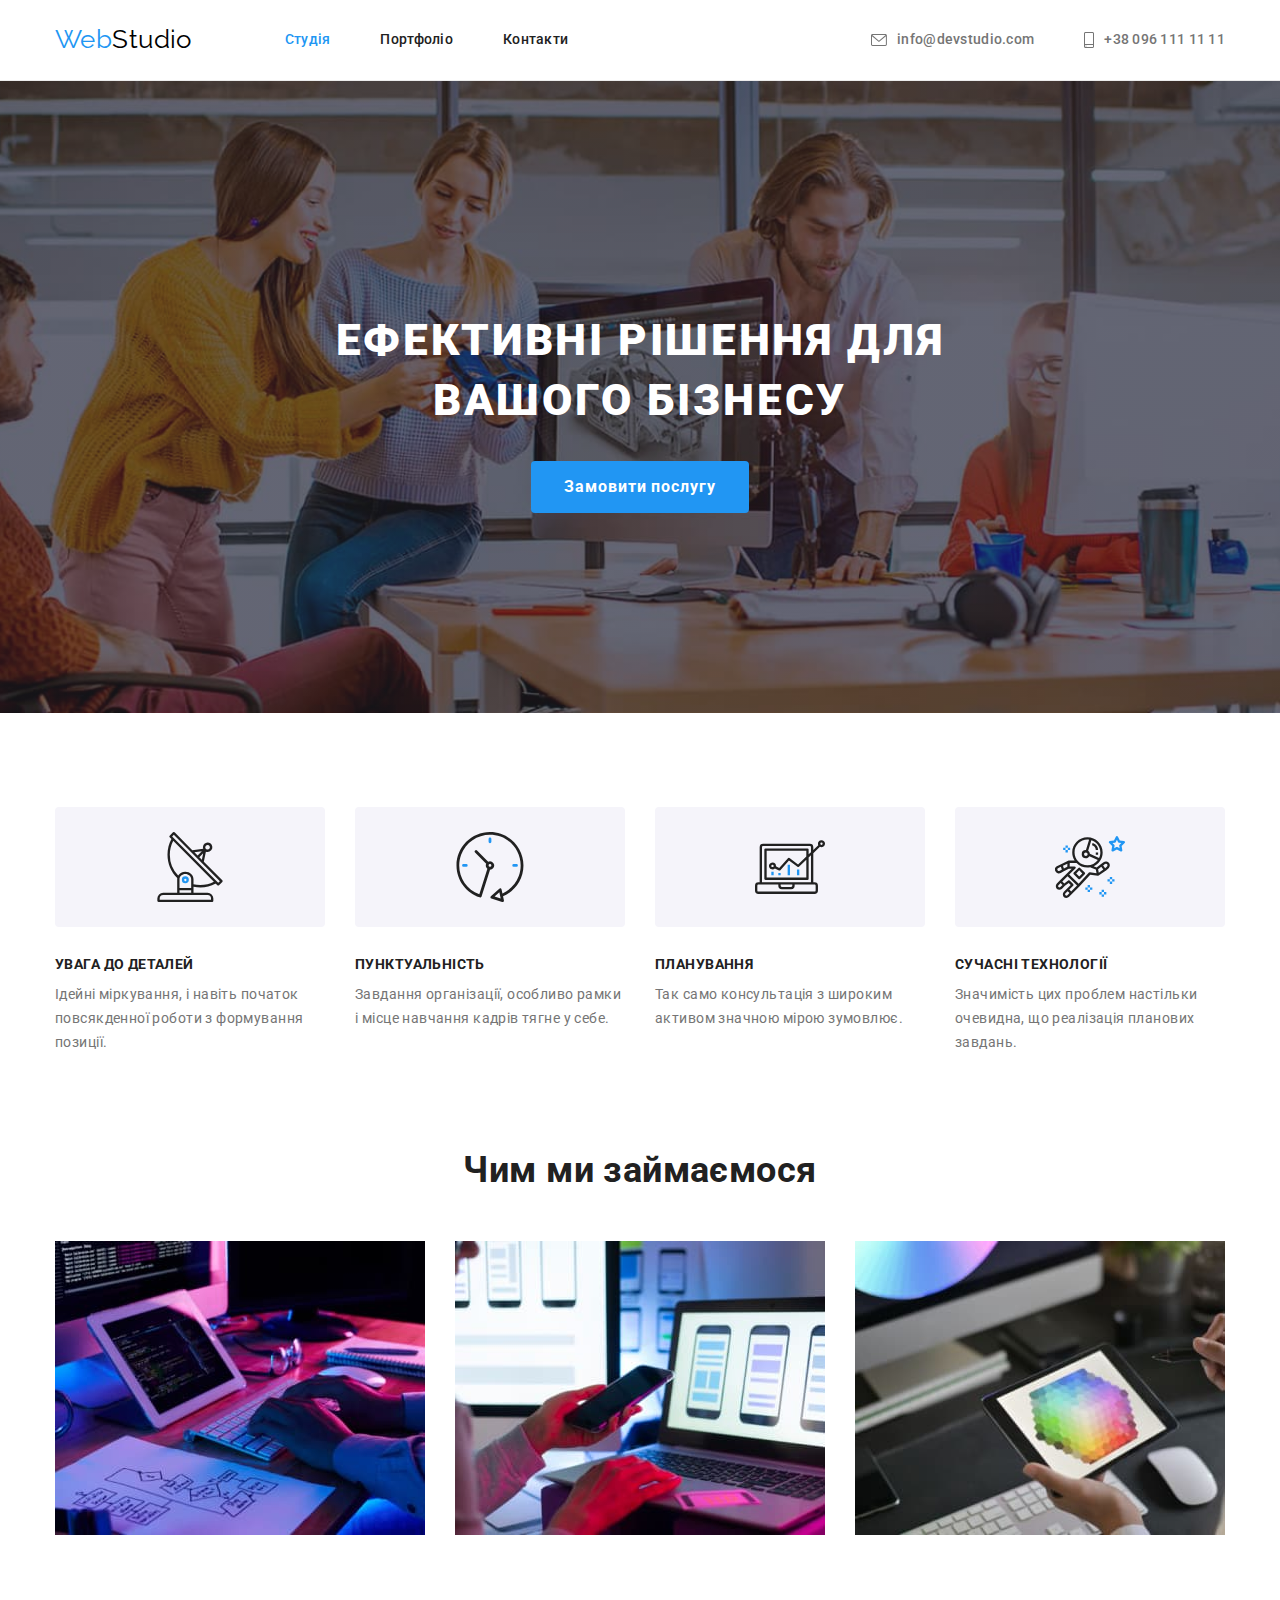
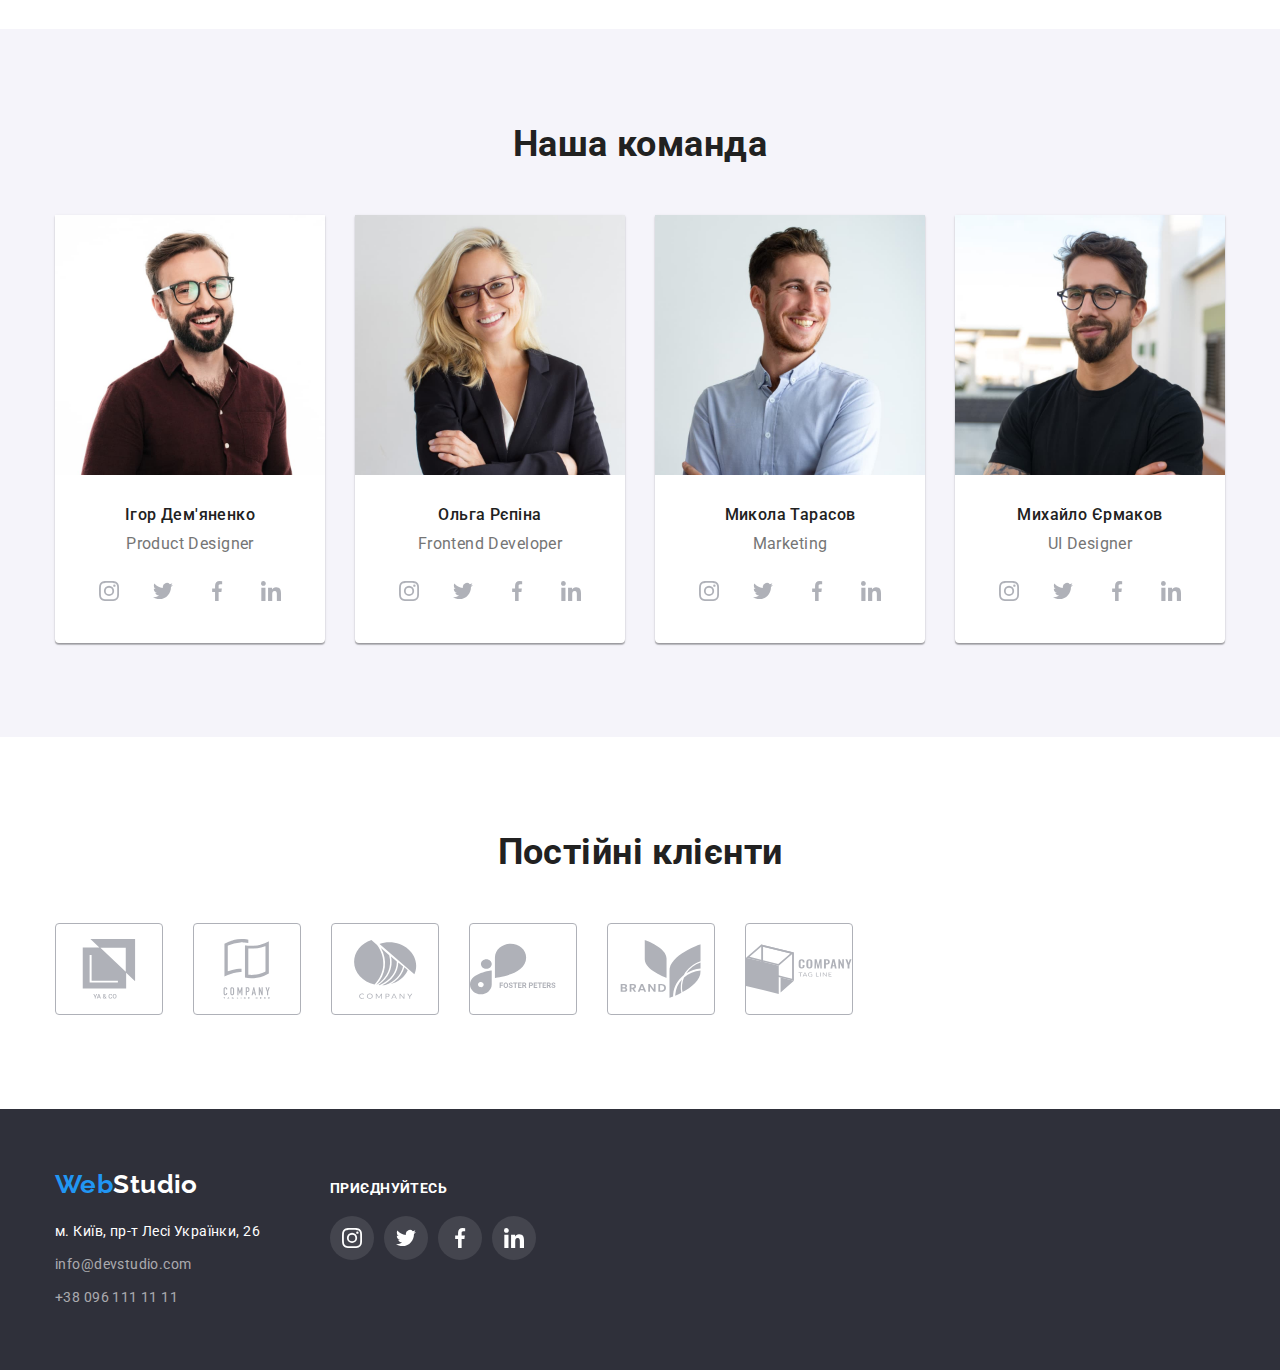
<file: index.html>
<!DOCTYPE html>
<html lang="uk">
  <head>
    <meta charset="UTF-8" />
    <meta http-equiv="X-UA-Compatible" content="IE=edge" />
    <meta name="viewport" content="width=device-width, initial-scale=1.0" />
    <title>Студія</title>
    <link
      href="https://fonts.googleapis.com/css2?family=Raleway:wght@700;900&family=Roboto:wght@400;500;700;900&display=swap"
      rel="stylesheet"
    />
    <link
      rel="stylesheet"
      href="https://cdnjs.cloudflare.com/ajax/libs/modern-normalize/1.1.0/modern-normalize.min.css"
    />
    <link rel="stylesheet" href="./css/styles.css" />
  </head>
  <body>
    <!--Logo line-->
    <header class="header">
      <div class="conteiner header-flex">
        <a class="logo" href="./index.html"
          >Web<span class="web">Studio</span></a
        >
        <nav class="main-nav">
          <!--Site nav-->
          <ul class="site-nav list">
            <li class="item">
              <a href="./index.html" class="link current">Студія</a>
            </li>
            <li class="item">
              <a href="./portfolio.html" class="link">Портфоліо</a>
            </li>
            <li class="item">
              <a href="#" class="link">Контакти</a>
            </li>
          </ul>
        </nav>
        <ul class="contacts list">
          <li class="item">
            <a href="mailto:info@devstudio.com" class="link mail">
              <svg class="link-contact-icon" width="16px" height="12px">
                <use href="./images/icons.svg#icon-email"></use></svg
              >info@devstudio.com</a
            >
          </li>
          <li class="item">
            <a href="tel:+380961111111" class="link tel">
              <svg class="link-contact-icon" width="10px" height="16px">
                <use href="./images/icons.svg#icon-smartphone"></use>
              </svg>
              +38 096 111 11 11</a
            >
          </li>
        </ul>
      </div>
    </header>
    <main>
      <!--Hero-->
      <section class="section hero">
        <div class="conteiner">
          <h1 class="hero-title">Ефективні рішення для вашого бізнесу</h1>
          <button type="button" class="button primary">Замовити послугу</button>
        </div>
      </section>
      <!--Features-->
      <section class="section">
        <div class="conteiner">
          <h2 class="title-hidden">Особливості</h2>
          <ul class="feature-list list">
            <li class="item">
              <div class="feature-box">
                <svg class="feature-icon" width="70" height="70">
                  <use href="./images/icons.svg#icon-antenna"></use>
                </svg>
              </div>
              <h3 class="title radio">Увага до деталей</h3>
              <p class="text">
                Ідейні міркування, і навіть початок повсякденної роботи з
                формування позиції.
              </p>
            </li>
            <li class="item">
              <div class="feature-box">
                <svg class="feature-icon" width="70" height="70">
                  <use href="./images/icons.svg#icon-clock"></use>
                </svg>
              </div>
              <h3 class="title">Пунктуальність</h3>
              <p class="text">
                Завдання організації, особливо рамки і місце навчання кадрів
                тягне у себе.
              </p>
            </li>
            <li class="item">
              <div class="feature-box">
                <svg class="feature-icon" width="70" height="70">
                  <use href="./images/icons.svg#icon-diagram"></use>
                </svg>
              </div>
              <h3 class="title">Планування</h3>
              <p class="text">
                Так само консультація з широким активом значною мірою зумовлює.
              </p>
            </li>
            <li class="item">
              <div class="feature-box">
                <svg class="feature-icon" width="70" height="70">
                  <use href="./images/icons.svg#icon-astronaut"></use>
                </svg>
              </div>
              <h3 class="title">Сучасні технології</h3>
              <p class="text">
                Значимість цих проблем настільки очевидна, що реалізація
                планових завдань.
              </p>
            </li>
          </ul>
        </div>
      </section>
      <!--Work options-->
      <section class="section no-padding">
        <div class="conteiner">
          <h2 class="section-title">Чим ми займаємося</h2>
          <ul class="work-list list">
            <li class="item">
              <img
                src="./images/photo5.jpg"
                alt="Людина працює за комп'ютером"
              />
            </li>
            <li class="item">
              <img
                src="./images/photo6.jpg"
                alt="Людина на моніторі розглядає варіанти розмітки сайтів для мобільних пристроїв"
              />
            </li>
            <li class="item">
              <img
                src="./images/photo7.jpg"
                alt="Людина розглядає на планшеті палітру кольорів"
              />
            </li>
          </ul>
        </div>
      </section>
      <!--Our team-->
      <section class="section team">
        <div class="conteiner">
          <h2 class="section-title">Наша команда</h2>
          <ul class="team-list list">
            <li class="item">
              <img
                src="./images/photo1.jpg"
                alt="Хлопець в окулярах та бородою щиро посміхається"
              />
              <div class="team-content">
                <h3 class="title">Ігор Дем'яненко</h3>
                <p class="text">Product Designer</p>
                <ul class="team-soc-list list">
                  <li class="team-soc-item">
                    <a href="" class="team-soc-link link">
                      <svg class="team-soc-icon" width="20" height="20">
                        <use href="./images/icons.svg#icon-instagram"></use>
                      </svg>
                    </a>
                  </li>
                  <li class="team-soc-item">
                    <a href="" class="team-soc-link link">
                      <svg class="team-soc-icon" width="20" height="20">
                        <use href="./images/icons.svg#icon-twitter"></use>
                      </svg>
                    </a>
                  </li>
                  <li class="team-soc-item">
                    <a href="" class="team-soc-link link">
                      <svg class="team-soc-icon" width="20" height="20">
                        <use href="./images/icons.svg#icon-facebook"></use>
                      </svg>
                    </a>
                  </li>
                  <li class="team-soc-item">
                    <a href="" class="team-soc-link link">
                      <svg class="team-soc-icon" width="20" height="20">
                        <use href="./images/icons.svg#icon-linkedin"></use>
                      </svg>
                    </a>
                  </li>
                </ul>
              </div>
            </li>
            <li class="item">
              <img
                src="./images/photo2.jpg"
                alt="Білява дівчина посміхається"
              />
              <div class="team-content">
                <h3 class="title">Ольга Рєпіна</h3>
                <p class="text">Frontend Developer</p>
                <ul class="team-soc-list list">
                  <li class="team-soc-item">
                    <a href="" class="team-soc-link link">
                      <svg class="team-soc-icon" width="20" height="20">
                        <use href="./images/icons.svg#icon-instagram"></use>
                      </svg>
                    </a>
                  </li>
                  <li class="team-soc-item">
                    <a href="" class="team-soc-link link">
                      <svg class="team-soc-icon" width="20" height="20">
                        <use href="./images/icons.svg#icon-twitter"></use>
                      </svg>
                    </a>
                  </li>
                  <li class="team-soc-item">
                    <a href="" class="team-soc-link link">
                      <svg class="team-soc-icon" width="20" height="20">
                        <use href="./images/icons.svg#icon-facebook"></use>
                      </svg>
                    </a>
                  </li>
                  <li class="team-soc-item">
                    <a href="" class="team-soc-link link">
                      <svg class="team-soc-icon" width="20" height="20">
                        <use href="./images/icons.svg#icon-linkedin"></use>
                      </svg>
                    </a>
                  </li>
                </ul>
              </div>
            </li>
            <li class="item">
              <img
                src="./images/photo3.jpg"
                alt="Хлопець в білій сорочці посміхається"
              />
              <div class="team-content">
                <h3 class="title">Микола Тарасов</h3>
                <p class="text">Marketing</p>
                <ul class="team-soc-list list">
                  <li class="team-soc-item">
                    <a href="" class="team-soc-link link">
                      <svg class="team-soc-icon" width="20" height="20">
                        <use href="./images/icons.svg#icon-instagram"></use>
                      </svg>
                    </a>
                  </li>
                  <li class="team-soc-item">
                    <a href="" class="team-soc-link link">
                      <svg class="team-soc-icon" width="20" height="20">
                        <use href="./images/icons.svg#icon-twitter"></use>
                      </svg>
                    </a>
                  </li>
                  <li class="team-soc-item">
                    <a href="" class="team-soc-link link">
                      <svg class="team-soc-icon" width="20" height="20">
                        <use href="./images/icons.svg#icon-facebook"></use>
                      </svg>
                    </a>
                  </li>
                  <li class="team-soc-item">
                    <a href="" class="team-soc-link link">
                      <svg class="team-soc-icon" width="20" height="20">
                        <use href="./images/icons.svg#icon-linkedin"></use>
                      </svg>
                    </a>
                  </li>
                </ul>
              </div>
            </li>
            <li class="item">
              <img
                src="./images/photo4.jpg"
                alt="Чорнявий хлопець в окулярах та борідкою посміхається "
              />
              <div class="team-content">
                <h3 class="title">Михайло Єрмаков</h3>
                <p class="text">UI Designer</p>
                <ul class="team-soc-list list">
                  <li class="team-soc-item">
                    <a href="" class="team-soc-link link">
                      <svg class="team-soc-icon" width="20" height="20">
                        <use href="./images/icons.svg#icon-instagram"></use>
                      </svg>
                    </a>
                  </li>
                  <li class="team-soc-item">
                    <a href="" class="team-soc-link link">
                      <svg class="team-soc-icon" width="20" height="20">
                        <use href="./images/icons.svg#icon-twitter"></use>
                      </svg>
                    </a>
                  </li>
                  <li class="team-soc-item">
                    <a href="" class="team-soc-link link">
                      <svg class="team-soc-icon" width="20" height="20">
                        <use href="./images/icons.svg#icon-facebook"></use>
                      </svg>
                    </a>
                  </li>
                  <li class="team-soc-item">
                    <a href="" class="team-soc-link link">
                      <svg class="team-soc-icon" width="20" height="20">
                        <use href="./images/icons.svg#icon-linkedin"></use>
                      </svg>
                    </a>
                  </li>
                </ul>
              </div>
            </li>
          </ul>
        </div>
      </section>
      <section class="section client">
        <div class="conteiner">
          <h2 class="section-title">Постійні клієнти</h2>
          <ul class="client-list list">
            <li class="client-item">
              <a href="" class="client-link link">
                <svg class="client-soc-icon" width="106" height="60">
                  <use href="./images/icons.svg#icon-yaco"></use>
                </svg>
              </a>
            </li>
            <li class="client-item">
              <a href="" class="client-link link">
                <svg class="client-soc-icon" width="106" height="60">
                  <use href="./images/icons.svg#icon-tagline"></use>
                </svg>
              </a>
            </li>
            <li class="client-item">
              <a href="" class="client-link link">
                <svg class="client-soc-icon" width="106" height="60">
                  <use href="./images/icons.svg#icon-company-three"></use>
                </svg>
              </a>
            </li>
            <li class="client-item">
              <a href="" class="client-link link">
                <svg class="client-soc-icon" width="106" height="60">
                  <use href="./images/icons.svg#icon-foster-peters"></use>
                </svg>
              </a>
            </li>
            <li class="client-item">
              <a href="" class="client-link link">
                <svg class="client-soc-icon" width="106" height="60">
                  <use href="./images/icons.svg#icon-brand"></use>
                </svg>
              </a>
            </li>
            <li class="client-item">
              <a href="" class="client-link link">
                <svg class="client-soc-icon" width="106" height="60">
                  <use href="./images/icons.svg#icon-company-tagline"></use>
                </svg>
              </a>
            </li>
          </ul>
        </div>
      </section>
    </main>
    <!--Footer-->
    <footer class="section-basement">
      <div class="conteiner">
        <!--Address-->
        <div class="address">
          <a class="logo-secondari" href="./index.html"
            >Web<span class="web-secondari">Studio</span></a
          >
          <address>
            <ul class="address-list list">
              <li class="map-link">
                <a
                  href="https://goo.gl/maps/CPtrU1FHBa2aNyZL9"
                  target="_blank"
                  rel="noopener noreferrer nofollow"
                  class="link"
                  >м. Київ, пр-т Лесі Українки, 26</a
                >
              </li>
              <li class="mail-link">
                <a href="mailto:info@devstudio.com" class="link"
                  >info@devstudio.com</a
                >
              </li>
              <li class="tel-link">
                <a href="tel:+380961111111" class="link">+38 096 111 11 11</a>
              </li>
            </ul>
          </address>
        </div>
        <!--Social networks-->
        <div class="social">
          <h2 class="social-title">Приєднуйтесь</h2>
          <ul class="address-soc-list list">
            <li class="address-soc-item">
              <a href="" class="address-soc-link link">
                <svg class="address-soc-icon" width="20" height="20">
                  <use href="./images/icons.svg#icon-instagram"></use>
                </svg>
              </a>
            </li>
            <li class="address-soc-item">
              <a href="" class="address-soc-link link">
                <svg class="address-soc-icon" width="20" height="20">
                  <use href="./images/icons.svg#icon-twitter"></use>
                </svg>
              </a>
            </li>
            <li class="address-soc-item">
              <a href="" class="address-soc-link link">
                <svg class="address-soc-icon" width="20" height="20">
                  <use href="./images/icons.svg#icon-facebook"></use>
                </svg>
              </a>
            </li>
            <li class="address-soc-item">
              <a href="" class="address-soc-link link">
                <svg class="address-soc-icon" width="20" height="20">
                  <use href="./images/icons.svg#icon-linkedin"></use>
                </svg>
              </a>
            </li>
          </ul>
        </div>
      </div>
    </footer>
  </body>
</html>
</file>
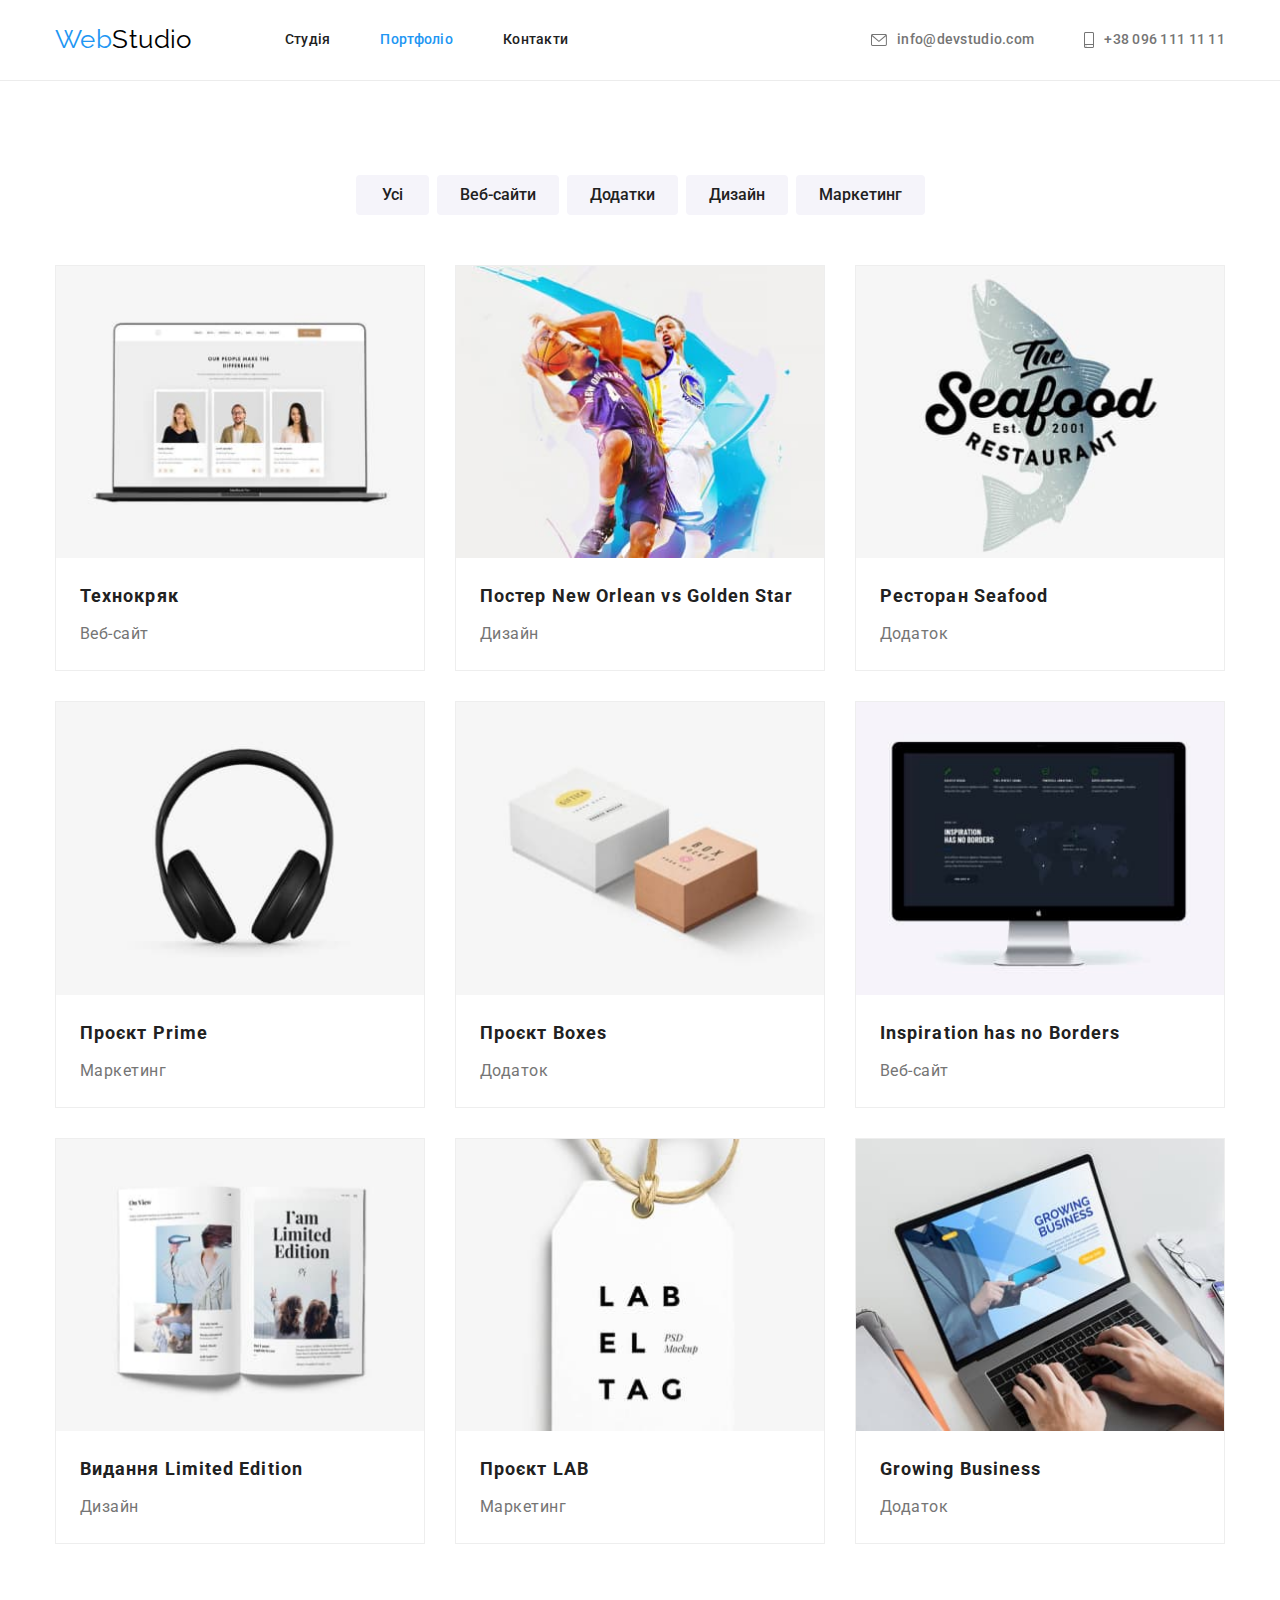
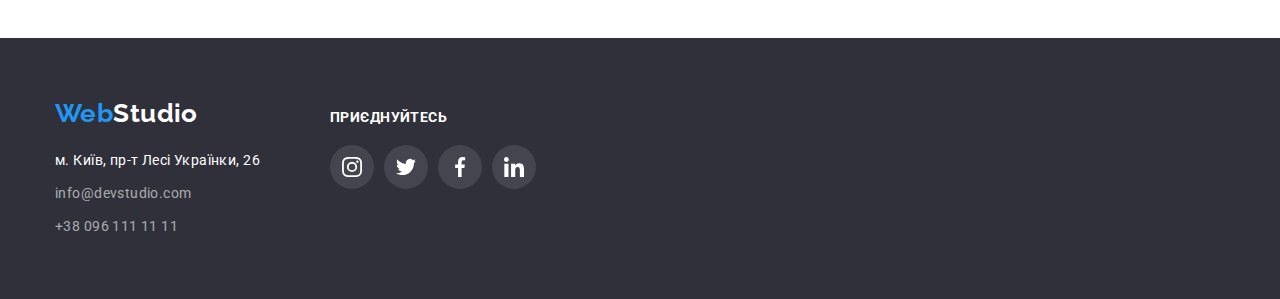
<file: portfolio.html>
<!DOCTYPE html>
<html lang="uk">
  <head>
    <meta charset="UTF-8" />
    <meta http-equiv="X-UA-Compatible" content="IE=edge" />
    <meta name="viewport" content="width=device-width, initial-scale=1.0" />
    <title>Студія</title>
    <link
      href="https://fonts.googleapis.com/css2?family=Raleway:wght@700;900&family=Roboto:wght@400;500;700;900&display=swap"
      rel="stylesheet"
    />
    <link
      rel="stylesheet"
      href="https://cdnjs.cloudflare.com/ajax/libs/modern-normalize/1.1.0/modern-normalize.min.css"
    />
    <link rel="stylesheet" href="./css/styles.css" />
  </head>
  <body>
    <!--Logo line-->
    <header class="header">
      <div class="conteiner header-flex">
        <a class="logo" href="./index.html"
          >Web<span class="web">Studio</span></a
        >
        <nav class="main-nav">
          <!--Site nav-->
          <ul class="site-nav list">
            <li class="item">
              <a href="./index.html" class="link">Студія</a>
            </li>
            <li class="item">
              <a href="./portfolio.html" class="link current">Портфоліо</a>
            </li>
            <li class="item">
              <a href="#" class="link">Контакти</a>
            </li>
          </ul>
        </nav>
        <ul class="contacts list">
          <li class="item">
            <a href="mailto:info@devstudio.com" class="link mail">
              <svg class="link-contact-icon" width="16px" height="12px">
                <use href="./images/icons.svg#icon-email"></use></svg
              >info@devstudio.com</a
            >
          </li>
          <li class="item">
            <a href="tel:+380961111111" class="link tel">
              <svg class="link-contact-icon" width="10px" height="16px">
                <use href="./images/icons.svg#icon-smartphone"></use>
              </svg>
              +38 096 111 11 11</a
            >
          </li>
        </ul>
      </div>
    </header>
    <main>
      <!--Filters-->
      <section class="section">
        <div class="conteiner">
          <h1 class="title-hidden">Портфоліо</h1>
          <ul class="filter list">
            <li class="item">
              <button type="button" class="button secondary">
                <a>Усі</a>
              </button>
            </li>
            <li class="item">
              <button type="button" class="button secondary">
                <a>Веб-сайти</a>
              </button>
            </li>
            <li class="item">
              <button type="button" class="button secondary">
                <a>Додатки</a>
              </button>
            </li>
            <li class="item">
              <button type="button" class="button secondary">
                <a>Дизайн</a>
              </button>
            </li>
            <li class="item">
              <button type="button" class="button secondary">
                <a>Маркетинг</a>
              </button>
            </li>
          </ul>
          <!--Projects-->
          <ul class="project list">
            <li class="item">
              <a href="#" class="link">
                <img src="./images/project1.jpg" alt="Відкритий ноутбук" />
                <div class="content">
                  <h3 class="title">Технокряк</h3>
                  <p class="text">Веб-сайт</p>
                </div></a
              >
            </li>
            <li class="item">
              <a href="#" class="link">
                <img
                  src="./images/project2.jpg"
                  alt="Два баскетболіста стрибають"
                />
                <div class="content">
                  <h3 class="title">Постер New Orlean vs Golden Star</h3>
                  <p class="text">Дизайн</p>
                </div>
              </a>
            </li>
            <li class="item">
              <a href="#" class="link">
                <img
                  src="./images/project3.jpg"
                  alt="Логотип рибного ресторану"
                />
                <div class="content">
                  <h3 class="title">Ресторан Seafood</h3>
                  <p class="text">Додаток</p>
                </div>
              </a>
            </li>
            <li class="item">
              <a href="#" class="link">
                <img
                  src="./images/project4.jpg"
                  alt="Навушники закритого типу"
                />
                <div class="content">
                  <h3 class="title">Проєкт Prime</h3>
                  <p class="text">Маркетинг</p>
                </div>
              </a>
            </li>
            <li class="item">
              <a href="#" class="link">
                <img src="./images/project5.jpg" alt="Дві картонні коробки" />
                <div class="content">
                  <h3 class="title">Проєкт Boxes</h3>
                  <p class="text">Додаток</p>
                </div>
              </a>
            </li>
            <li class="item">
              <a href="#" class="link">
                <img
                  src="./images/project6.jpg"
                  alt="Сайт зображений на моноблоці Apple iMac"
                />
                <div class="content">
                  <h3 class="title">Inspiration has no Borders</h3>
                  <p class="text">Веб-сайт</p>
                </div>
              </a>
            </li>
            <li class="item">
              <a href="#" class="link">
                <img src="./images/project7.jpg" alt="Розгорнутий журнал" />
                <div class="content">
                  <h3 class="title">Видання Limited Edition</h3>
                  <p class="text">Дизайн</p>
                </div>
              </a>
            </li>
            <li class="item">
              <a href="#" class="link">
                <img
                  src="./images/project8.jpg"
                  alt="Бумажний ярлик з написом"
                />
                <div class="content">
                  <h3 class="title">Проєкт LAB</h3>
                  <p class="text">Маркетинг</p>
                </div>
              </a>
            </li>
            <li class="item">
              <a href="#" class="link">
                <img
                  src="./images/project9.jpg"
                  alt="Людина працює на ноутбуці"
                />
                <div class="content">
                  <h3 class="title">Growing Business</h3>
                  <p class="text">Додаток</p>
                </div>
              </a>
            </li>
          </ul>
        </div>
      </section>
    </main>
    <!--Footer-->
    <footer class="section-basement">
      <div class="conteiner">
        <!--Address-->
        <div class="address">
          <a class="logo-secondari" href="./index.html"
            >Web<span class="web-secondari">Studio</span></a
          >
          <address>
            <ul class="address-list list">
              <li class="map-link">
                <a
                  href="https://goo.gl/maps/CPtrU1FHBa2aNyZL9"
                  target="_blank"
                  rel="noopener noreferrer nofollow"
                  class="link"
                  >м. Київ, пр-т Лесі Українки, 26</a
                >
              </li>
              <li class="mail-link">
                <a href="mailto:info@devstudio.com" class="link"
                  >info@devstudio.com</a
                >
              </li>
              <li class="tel-link">
                <a href="tel:+380961111111" class="link">+38 096 111 11 11</a>
              </li>
            </ul>
          </address>
        </div>
        <!--Social networks-->
        <div class="social">
          <h2 class="social-title">Приєднуйтесь</h2>
          <ul class="address-soc-list list">
            <li class="address-soc-item">
              <a href="" class="address-soc-link link">
                <svg class="address-soc-icon" width="20" height="20">
                  <use href="./images/icons.svg#icon-instagram"></use>
                </svg>
              </a>
            </li>
            <li class="address-soc-item">
              <a href="" class="address-soc-link link">
                <svg class="address-soc-icon" width="20" height="20">
                  <use href="./images/icons.svg#icon-twitter"></use>
                </svg>
              </a>
            </li>
            <li class="address-soc-item">
              <a href="" class="address-soc-link link">
                <svg class="address-soc-icon" width="20" height="20">
                  <use href="./images/icons.svg#icon-facebook"></use>
                </svg>
              </a>
            </li>
            <li class="address-soc-item">
              <a href="" class="address-soc-link link">
                <svg class="address-soc-icon" width="20" height="20">
                  <use href="./images/icons.svg#icon-linkedin"></use>
                </svg>
              </a>
            </li>
          </ul>
        </div>
      </div>
    </footer>
  </body>
</html>
</file>
<file: css/styles.css>
:root {
  --primary-text-color: #212121;
  --title-text-color: #757575;
  --basement-text-color: rgba(255, 255, 255, 0.6);
  --white-color: #FFFFFF;
  --black-color: #000000;
  --accent-color: #2196F3;
  --primary-btn-color: #F5F4FA;
  --activ-btn-color: #188CE8;
  --hero-bcgnd-color: #2F303A;
  --head-bcgnd-color: #ECECEC;
  --border-color: #EEEEEE;
  --border-client-color: #AFB1B8;
  --adress-icon-color: rgba(255, 255, 255, 0.1);
}

body {
  font-family: 'Roboto', sans-serif;
  font-size: 14px;
  letter-spacing: 0.03em;
  color: var(--primary-text-color);

  background-color: var(--white-color);
}

.section {
  padding-top: 94px;
  padding-bottom: 94px;
}

.header {
  padding-top: 0;
  padding-bottom: 0;
  border-bottom-width: 1px;
  border-bottom-style: solid;
  border-bottom-color: var(--head-bcgnd-color);
}

.section.no-padding {
  padding-top: 0;
}

.conteiner {
  width: 1200px;
  padding-left: 15px;
  padding-right: 15px;
  margin: 0 auto;
}

.list {
  list-style: none;
  padding: 0;
  margin: 0;
}

img {
  display: block;
  max-width: 100%;
  height: auto;
}

/* Logo line */

.header-flex {
  display: flex;
}

.main-nav {
  display: flex;
  align-items: center;
  margin-right: auto;
}

.logo {
  display: inline-block;
  font-family: 'Raleway';
  font-size: 26px;
  line-height: 1.19;
  text-decoration: none;
  color: var(--accent-color);

  margin-right: 93px;
  padding-top: 24px;
  padding-bottom: 25px;
}

.web {
  text-decoration: none;
  color: var(--black-color);
}

/* Site nav */

.site-nav {
  display: flex;
}

.site-nav .item:not(:last-child) {
  margin-right: 50px;
}

.site-nav .link {
  display: block;
  font-style: normal;
  font-weight: 500;
  font-size: 14px;
  line-height: 1.14;
  letter-spacing: 0.02em;
  text-decoration: none;
  color: var(--primary-text-color);

  padding-top: 32px;
  padding-bottom: 32px;
}

.site-nav .link:hover,
.site-nav .link:focus {
  color: var(--accent-color);
}

.site-nav .link.current {
  color: var(--accent-color);
}

.contacts {
  display: flex;
}

.contacts .link-contact-icon {
  margin-right: 10px;
  vertical-align: middle;
  fill: currentColor;
}

.contacts .item:not(:last-child) {
  margin-right: 50px;
}

.contacts .link {
  display: flex;
  font-weight: 500;
  font-size: 14px;
  line-height: 1.14;
  letter-spacing: 0.02em;
  text-decoration: none;
  color: var(--title-text-color);
  align-items: center;

  padding-top: 32px;
  padding-bottom: 32px;
}

.contacts .link:hover,
.contacts .link:focus {
  color: var(--accent-color);
}

/* Hero */

.section.hero {
  text-align: center;
  background-color: var(--hero-bcgnd-color);
  background-image: linear-gradient(rgba(47, 48, 58, 0.4), rgba(47, 48, 58, 0.4)), url(../images/hero.jpg);
  background-repeat: no-repeat;
  background-position: center;
  background-size: cover;
  max-width: 1600px;
  margin: 0 auto;

  padding-top: 200px;
  padding-bottom: 200px;
}

.hero-title {
  font-weight: 900;
  font-size: 44px;
  line-height: 1.36;
  letter-spacing: 0.06em;
  text-transform: uppercase;

  color: var(--white-color);

  width: 696px;
  margin: 30px auto;
}

/* Features */

.feature-list {
  display: flex;

}

.feature-list .item {
  width: calc((100%-90)/4);
}

.feature-list .item:not(:last-child) {
  margin-right: 30px;
}

.feature-list .title {
  font-weight: 700;
  font-size: 14px;
  line-height: 1.14;
  text-transform: uppercase;

  margin-top: 0;
  margin-bottom: 10px;
}

.feature-box {
  display: flex;
  align-items: center;
  justify-content: center;
  width: 270px;
  height: 120px;
  border-radius: 4px;
  background-color: var(--primary-btn-color);

  margin-bottom: 30px;
}

.feature-icon:hover,
.feature-icon:focus {
  filter: drop-shadow(0px 4px 4px rgba(0, 0, 0, 0.25));
}

.feature-list .text {
  font-weight: 400;
  line-height: 1.71;
  color: var(--title-text-color);

  margin-top: 0;
  margin-bottom: 0;
}

.title-hidden {
  position: absolute;
  white-space: nowrap;
  width: 1px;
  height: 1px;
  overflow: hidden;
  border: 0;
  clip: rect(0 0 0 0);
  clip-path: inset(50%);
  margin: -1px;
}

/* Work options */

.section-title {
  font-size: 36px;
  line-height: 1.17;

  text-align: center;
  margin-top: 0;
  margin-bottom: 50px;
}

.work-list {
  display: flex;
  justify-content: center;
}

.work-list .item:not(:last-child) {
  margin-right: 30px;
}


/* Our team */

.team {
  background-color: var(--primary-btn-color);
}

.team-list {
  display: flex;

}

.team-list .item {
  background: var(--white-color);

  margin-top: 0;
  margin-bottom: 0;
  box-shadow: 0px 1px 3px rgba(0, 0, 0, 0.12), 0px 1px 1px rgba(0, 0, 0, 0.14), 0px 2px 1px rgba(0, 0, 0, 0.2);
  border-radius: 0px 0px 4px 4px;
}

.team-list .item:not(:last-child) {
  margin-right: 30px;
}

.team-list img {}

.team-list .title {
  font-weight: 500;
  font-size: 16px;
  line-height: 1.19;
  text-align: center;

  margin-top: 0;
  margin-bottom: 10px;
}

.team-list .text {
  font-size: 16px;
  line-height: 1.19;
  text-align: center;
  color: var(--title-text-color);

  margin-top: 0;
  margin-bottom: 16px;
}

.team-list .team-content {
  padding-top: 30px;
  padding-bottom: 30px;
}

.team-soc-list {
  display: flex;
  justify-content: center;
  gap: 10px;
}

.team-soc-item {
  width: 44px;
  height: 44px;
}

.team-soc-link {
  width: 100%;
  height: 100%;
  background-color: var(--white-color);
  border-radius: 50%;
  display: flex;
  align-items: center;
  justify-content: center;
}

.team-soc-link:hover,
.team-soc-link:focus {
  background-color: var(--accent-color);
}

.team-soc-link:hover .team-soc-icon,
.team-soc-link:focus .team-soc-icon {
  fill: var(--white-color);
}

.team-soc-icon {
  fill: var(--border-client-color);
}

/*Clients*/

.client {}

.client-list {
  display: flex;
  gap: 30px;
}

.client-item {
  width: calc((100%-150px)/6);
  height: 92px;
}

.client-link {
  width: 100%;
  height: 100%;
  border: 1px solid var(--border-client-color);
  border-radius: 4px;
  display: flex;
  align-items: center;
  justify-content: center;
}

.client-soc-icon {
  fill: var(--border-client-color)
}

.client-link:hover,
.client-link:focus {
  border-color: var(--accent-color);
}

.client-link:hover .client-soc-icon,
.client-link:focus .client-soc-icon {
  fill: var(--accent-color);
}

/* Button */

.button {
  border: 1px solid transparent;
  color: var(--white-color);
}

.button.primary {
  font-weight: 700;
  font-size: 16px;
  line-height: 1.88;
  letter-spacing: 0.06em;
  color: var(--white-color);

  padding: 10px 32px;
  border-radius: 4px;
  background-color: var(--accent-color);
}

.button.primary:hover,
.button.primary:focus {
  color: var(--white-color);
  background-color: var(--activ-btn-color);
  cursor: pointer;
}

.button.secondary {
  font-weight: 500;
  font-size: 16px;
  line-height: 1.62;
  color: var(--primary-text-color);
  background-color: var(--primary-btn-color);

  padding: 6px 22px;
  min-width: 73px;
  border-radius: 4px;
}

.button.secondary:hover,
.button.secondary:focus {
  color: var(--white-color);
  background-color: var(--accent-color);
  cursor: pointer;
  box-shadow: 0px 3px 1px rgba(0, 0, 0, 0.1), 0px 1px 2px rgba(0, 0, 0, 0.08), 0px 2px 2px rgba(0, 0, 0, 0.12);
}

/* Filters */

.filter {
  display: flex;
  justify-content: center;
  margin: 0;
  padding-bottom: 50px;
}

.filter .item:not(:last-child) {
  margin-right: 8px;
}

/* Projects */

.project {
  display: flex;
  flex-wrap: wrap;
}

.project .item {
  width: 370px;
  margin-right: 30px;
  margin-bottom: 30px;
  background-color: var(--white-color);
  border: 1px solid var(--border-color)
}

.project .item:nth-child(3n) {
  margin-right: 0;
}

.project .item:nth-last-child(-n + 3) {
  margin-bottom: 0;
}

.project .link:hover,
.project .link:focus {
  box-shadow: 0px 1px 1px rgba(0, 0, 0, 0.12), 0px 4px 4px rgba(0, 0, 0, 0.06), 1px 4px 6px rgba(0, 0, 0, 0.16);
}

.project .link {
  display: block;
  text-decoration: none;
}

.project .title {
  font-size: 18px;
  line-height: 2;
  letter-spacing: 0.06em;
  color: var(--primary-text-color);
  margin-top: 0px;
  margin-bottom: 4px;
}

.project .text {
  font-size: 16px;
  line-height: 2;
  letter-spacing: 0.03em;
  color: var(--title-text-color);
  margin: 0;
}

.project .content {
  padding: 20px 24px 20px 24px;
}

/* Footer */

.section-basement {
  padding-top: 60px;
  padding-bottom: 60px;
  background-color: var(--hero-bcgnd-color);
}

.section-basement>.conteiner {
  display: flex;
  align-items: baseline;
  gap: 70px;
}

.logo-secondari {
  display: inline-block;
  font-family: 'Raleway';
  font-weight: 700;
  font-size: 26px;
  line-height: 1.19;
  color: var(--accent-color);
  text-decoration: none;

  margin-top: 0;
  margin-bottom: 20px;
}

.web-secondari {
  color: var(--white-color)
}

/* Adress */

.address-list .map-link .link {
  line-height: 1.71;
  color: var(--white-color);
}

.address-list .map-link {
  margin-top: 0;
  margin-bottom: 9px;
}

.address-list .mail-link {
  margin-top: 0;
  margin-bottom: 9px;
}

.address-list .tel-link .link {
  margin-bottom: 0;
}

.tel-link .link:hover,
.tel-link .link:focus {
  color: var(--accent-color);
}

.address-list .link {
  display: inline-block;
  font-style: normal;
  line-height: 1.71;
  color: var(--basement-text-color);
  text-decoration: none;
}

.mail-link .link:hover,
.mail-link .link:focus {
  color: var(--accent-color);
}

/* Social networks */

.social-title {
  font-style: normal;
  font-weight: 700;
  font-size: 14px;
  line-height: 16px;
  letter-spacing: 0.03em;
  text-transform: uppercase;
  color: var(--white-color);
  margin-top: 0;
  margin-bottom: 20px;
}

.address-soc-list {
  display: flex;
  gap: 10px;
}

.address-soc-item {
  width: 44px;
  height: 44px;
}

.address-soc-link {
  width: 100%;
  height: 100%;
  background-color: var(--adress-icon-color);
  border-radius: 50%;
  display: flex;
  align-items: center;
  justify-content: center;
}

.address-soc-link:hover,
.address-soc-link:focus {
  background-color: var(--accent-color);
}

.address-soc-icon {
  fill: var(--white-color);
}
</file>
